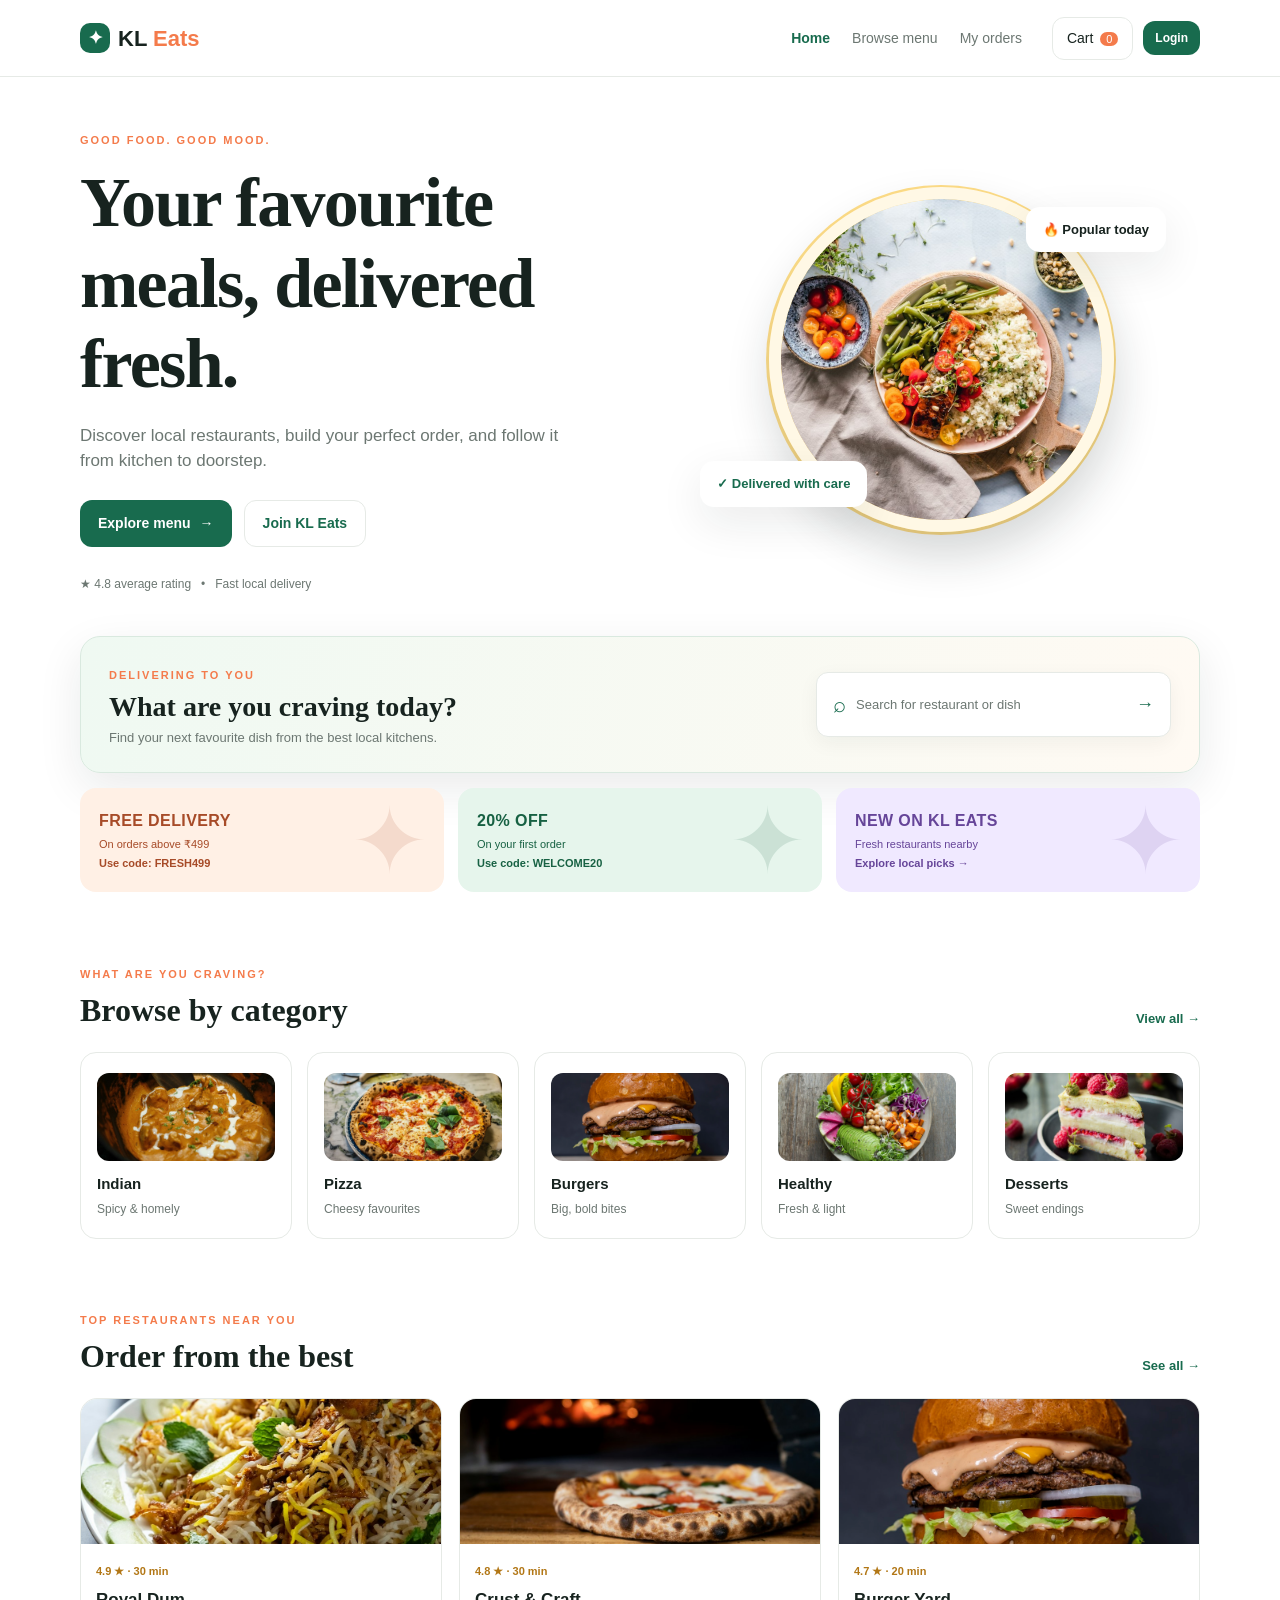
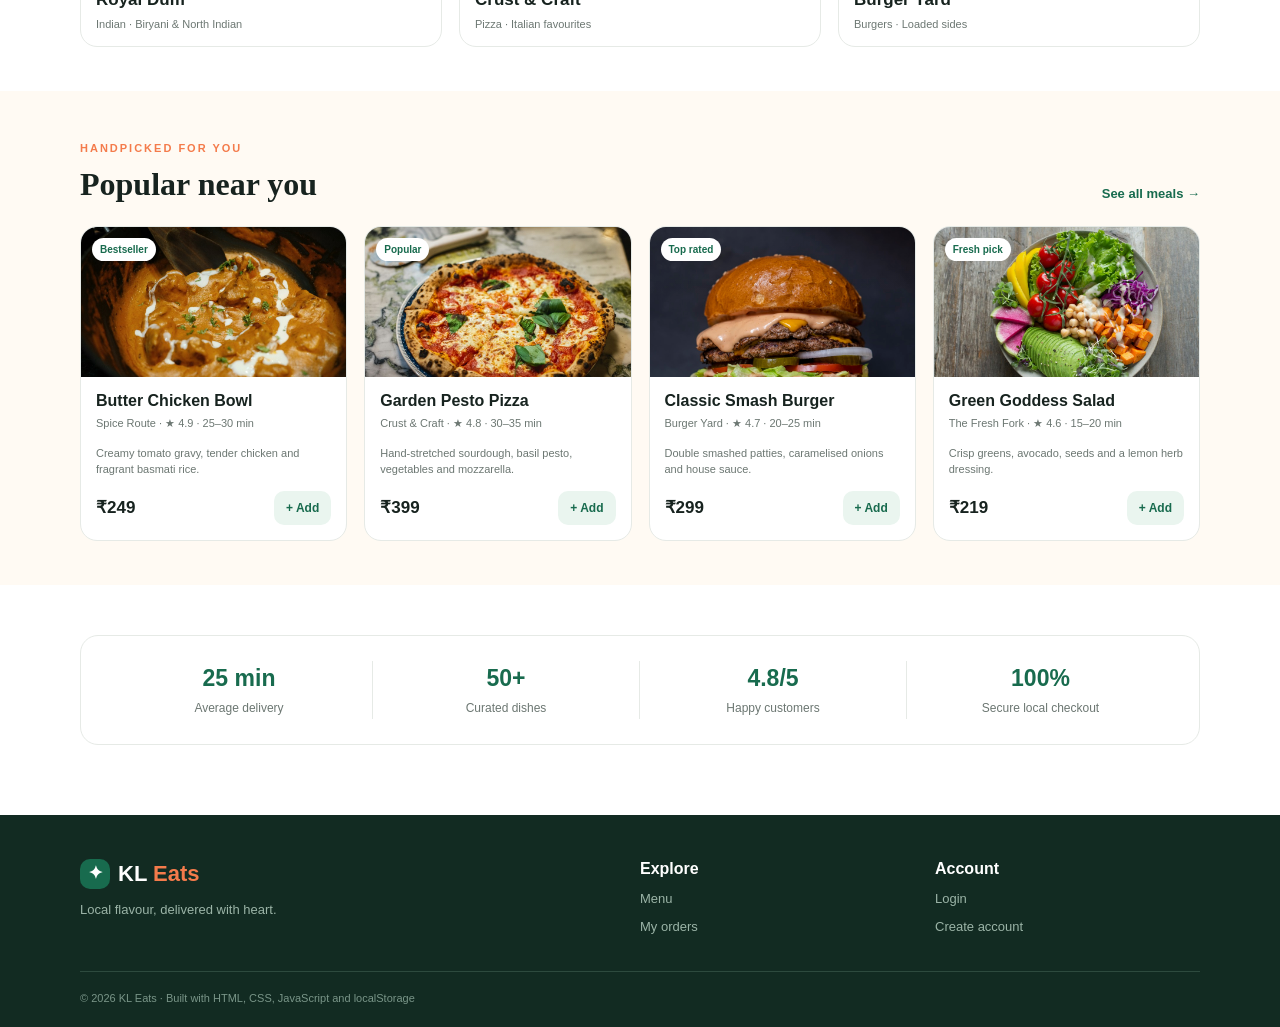
<file: index.html>
<!DOCTYPE html>
<html lang="en">
<head>
  <meta charset="UTF-8">
  <meta name="viewport" content="width=device-width, initial-scale=1.0">
  <title>KL Eats | Fresh food, delivered</title>
  <link rel="stylesheet" href="style.css">
</head>
<body data-page="home">
  <div id="siteHeader"></div>
  <main>
    <section class="hero container">
      <div class="hero-copy">
        <span class="eyebrow">GOOD FOOD. GOOD MOOD.</span>
        <h1>Your favourite meals, delivered fresh.</h1>
        <p>Discover local restaurants, build your perfect order, and follow it from kitchen to doorstep.</p>
        <div class="hero-actions">
          <a class="btn btn-primary" href="menu.html">Explore menu <span>→</span></a>
          <a class="btn btn-light" href="register.html">Join KL Eats</a>
        </div>
        <div class="trust-row"><span>★ 4.8 average rating</span><span>•</span><span>Fast local delivery</span></div>
      </div>
      <div class="hero-art" aria-label="Fresh food delivery">
        <div class="hero-circle"></div>
        <div class="hero-photo"><img src="images/food/hero-food.jpg" alt="Fresh colourful salad bowl" fetchpriority="high"></div>
        <div class="hero-card hero-card-top">🔥 Popular today</div>
        <div class="hero-card hero-card-bottom">✓ Delivered with care</div>
      </div>
    </section>

    <section class="container discover-section">
      <div class="discover-card">
        <div><span class="eyebrow">DELIVERING TO YOU</span><h2>What are you craving today?</h2><p>Find your next favourite dish from the best local kitchens.</p></div>
        <a class="home-search" href="menu.html"><span>⌕</span><span>Search for restaurant or dish</span><strong>→</strong></a>
      </div>
      <div class="offer-strip" aria-label="Food delivery offers">
        <div class="offer-card offer-orange"><strong>FREE DELIVERY</strong><span>On orders above ₹499</span><b>Use code: FRESH499</b></div>
        <div class="offer-card offer-green"><strong>20% OFF</strong><span>On your first order</span><b>Use code: WELCOME20</b></div>
        <div class="offer-card offer-purple"><strong>NEW ON KL EATS</strong><span>Fresh restaurants nearby</span><b>Explore local picks →</b></div>
      </div>
    </section>

    <section class="container section-block">
      <div class="section-heading"><div><span class="eyebrow">WHAT ARE YOU CRAVING?</span><h2>Browse by category</h2></div><a href="menu.html" class="text-link">View all →</a></div>
      <div class="category-grid">
        <a class="category-card" href="menu.html?category=Indian"><span class="category-image"><img src="images/food/food-butter-chicken.jpg" alt="Indian curry"></span><strong>Indian</strong><small>Spicy &amp; homely</small></a>
        <a class="category-card" href="menu.html?category=Pizza"><span class="category-image"><img src="images/food/food-pizza.jpg" alt="Pizza"></span><strong>Pizza</strong><small>Cheesy favourites</small></a>
        <a class="category-card" href="menu.html?category=Burgers"><span class="category-image"><img src="images/food/food-burger.jpg" alt="Burger"></span><strong>Burgers</strong><small>Big, bold bites</small></a>
        <a class="category-card" href="menu.html?category=Healthy"><span class="category-image"><img src="images/food/food-salad.jpg" alt="Healthy salad"></span><strong>Healthy</strong><small>Fresh &amp; light</small></a>
        <a class="category-card" href="menu.html?category=Desserts"><span class="category-image"><img src="images/food/food-cheesecake.jpg" alt="Cheesecake dessert"></span><strong>Desserts</strong><small>Sweet endings</small></a>
      </div>
    </section>

    <section class="container section-block restaurant-section">
      <div class="section-heading"><div><span class="eyebrow">TOP RESTAURANTS NEAR YOU</span><h2>Order from the best</h2></div><a href="menu.html" class="text-link">See all →</a></div>
      <div class="restaurant-grid">
        <a class="restaurant-hero-card" href="menu.html?category=Indian"><img src="images/food/food-biryani.jpg" alt="Royal Dum biryani"><div><span>4.9 ★ · 30 min</span><strong>Royal Dum</strong><small>Indian · Biryani &amp; North Indian</small></div></a>
        <a class="restaurant-hero-card" href="menu.html?category=Pizza"><img src="images/food/food-margherita.jpg" alt="Crust and Craft pizza"><div><span>4.8 ★ · 30 min</span><strong>Crust &amp; Craft</strong><small>Pizza · Italian favourites</small></div></a>
        <a class="restaurant-hero-card" href="menu.html?category=Burgers"><img src="images/food/food-burger.jpg" alt="Burger Yard burger"><div><span>4.7 ★ · 20 min</span><strong>Burger Yard</strong><small>Burgers · Loaded sides</small></div></a>
      </div>
    </section>

    <section class="container section-block soft-section">
      <div class="section-heading"><div><span class="eyebrow">HANDPICKED FOR YOU</span><h2>Popular near you</h2></div><a href="menu.html" class="text-link">See all meals →</a></div>
      <div id="featuredFood" class="food-grid"></div>
    </section>

    <section class="container stats-strip"><div><strong>25 min</strong><span>Average delivery</span></div><div><strong>50+</strong><span>Curated dishes</span></div><div><strong>4.8/5</strong><span>Happy customers</span></div><div><strong>100%</strong><span>Secure local checkout</span></div></section>
  </main>
  <footer class="footer"><div class="container footer-inner"><div><div class="brand brand-footer"><span class="brand-mark">✦</span><span>KL <em>Eats</em></span></div><p>Local flavour, delivered with heart.</p></div><div><strong>Explore</strong><a href="menu.html">Menu</a><a href="orders.html">My orders</a></div><div><strong>Account</strong><a href="login.html">Login</a><a href="register.html">Create account</a></div></div><div class="container footer-bottom">© 2026 KL Eats · Built with HTML, CSS, JavaScript and localStorage</div></footer>
  <script src="script.js"></script>
</body>
</html>
</file>
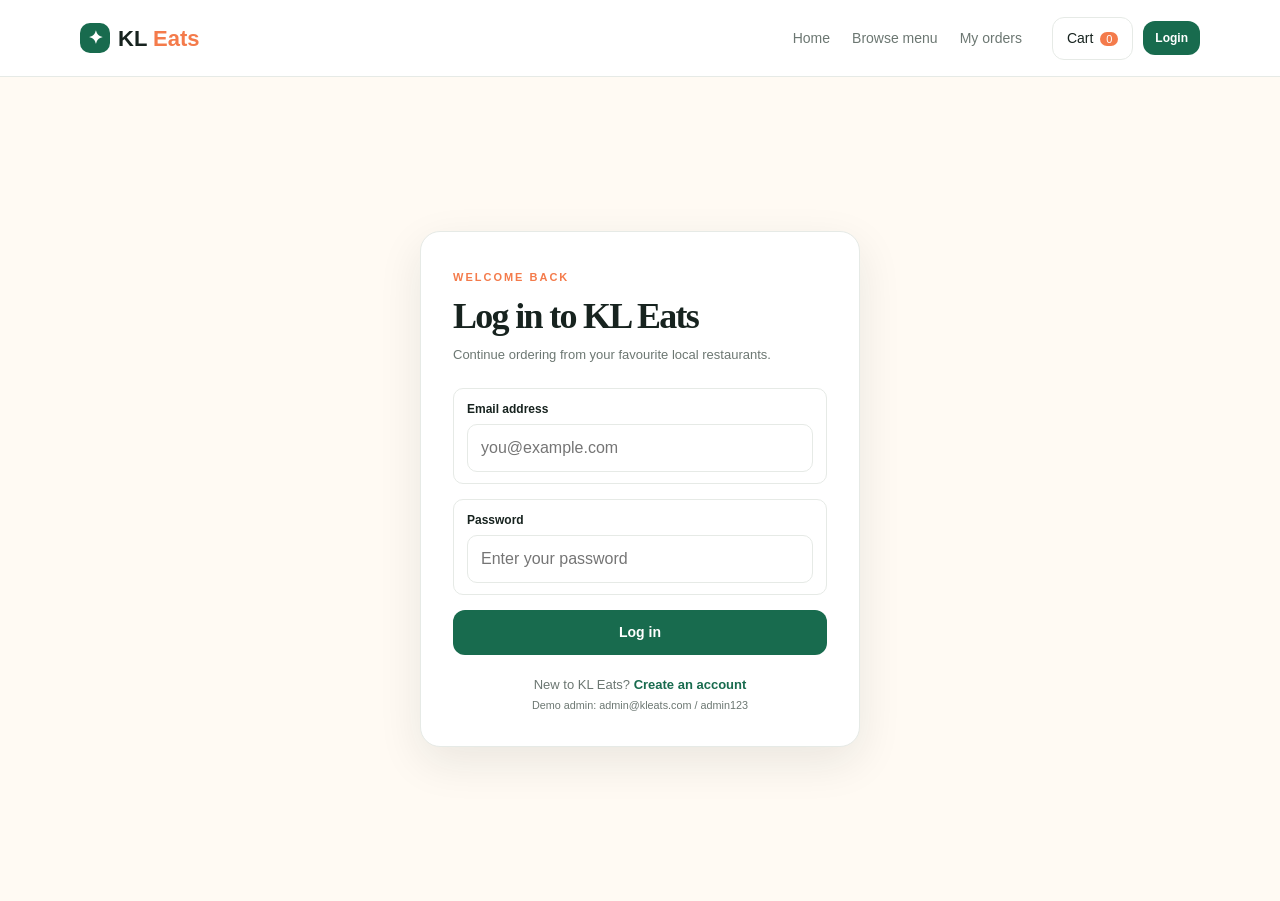
<file: admin.html>
<!DOCTYPE html>
<html lang="en"><head><meta charset="UTF-8"><meta name="viewport" content="width=device-width, initial-scale=1.0"><title>Admin dashboard | KL Eats</title><link rel="stylesheet" href="style.css"></head>
<body data-page="admin"><div id="siteHeader"></div><main class="admin-shell"><aside class="admin-side"><h3>KL Eats Admin</h3><a class="active" href="#overview">Overview</a><a href="#food-management">Food items</a><a href="#order-management">Orders</a><a href="#customers">Customers</a><a href="#categories">Categories</a><a href="index.html">← View customer site</a></aside><section class="admin-content"><span class="eyebrow">OPERATIONS CENTRE</span><h1>Admin dashboard</h1><p class="intro">Manage the KL Eats catalogue, customers, and the full order pipeline.</p><div id="overview" class="stat-cards"><div class="stat-card"><span>FOOD ITEMS</span><strong id="adminFoodCount">0</strong></div><div class="stat-card"><span>ORDERS</span><strong id="adminOrderCount">0</strong></div><div class="stat-card"><span>CUSTOMERS</span><strong id="adminCustomerCount">0</strong></div><div class="stat-card"><span>REVENUE</span><strong id="adminRevenue">₹0</strong></div></div><div class="notice">Demo admin account: <strong>admin@kleats.com</strong> · <strong>admin123</strong>. All changes are saved in this browser's localStorage.</div><div id="food-management" class="admin-grid"><section class="panel"><div class="panel-heading"><h2 id="foodFormTitle">Add food item</h2></div><form id="foodForm" class="form-stack"><input type="hidden" id="foodId"><div class="field"><label for="foodName">Food name</label><input id="foodName" required placeholder="e.g. Paneer Tikka"></div><div class="field"><label for="foodRestaurant">Restaurant</label><input id="foodRestaurant" required placeholder="e.g. Spice Route"></div><div class="field"><label for="foodCategory">Category</label><select id="foodCategory"><option>Indian</option><option>Pizza</option><option>Burgers</option><option>Healthy</option><option>Desserts</option><option>Beverages</option></select></div><div class="field"><label for="foodPrice">Price (₹)</label><input id="foodPrice" type="number" min="1" required></div><div class="field"><label for="foodEmoji">Food emoji</label><input id="foodEmoji" placeholder="🍽️"></div><div class="field"><label for="foodDescription">Description</label><textarea id="foodDescription" required></textarea></div><div><button class="btn btn-primary" type="submit">Save item</button> <button class="btn btn-light" type="button" id="cancelEdit" style="display:none">Cancel</button></div></form></section><section class="panel"><div class="panel-heading"><h2>Food catalogue</h2></div><div class="table-wrap"><table class="data-table"><thead><tr><th>Item</th><th>Restaurant</th><th>Category</th><th>Price</th><th>Actions</th></tr></thead><tbody id="foodTable"></tbody></table></div></section></div><section id="order-management" class="panel" style="margin-bottom:22px"><div class="panel-heading"><h2>Order management</h2></div><div class="table-wrap"><table class="data-table"><thead><tr><th>Order</th><th>Customer</th><th>Items</th><th>Total</th><th>Update status</th></tr></thead><tbody id="adminOrderTable"></tbody></table></div></section><div class="admin-grid"><section id="customers" class="panel"><div class="panel-heading"><h2>Customer details</h2></div><div class="table-wrap"><table class="data-table"><thead><tr><th>Name</th><th>Email</th><th>Mobile</th><th>Orders</th></tr></thead><tbody id="userTable"></tbody></table></div></section><section id="categories" class="panel"><div class="panel-heading"><h2>Food categories</h2></div><form id="categoryForm" style="display:flex;gap:8px;margin-bottom:15px"><input id="newCategory" placeholder="New category" required><button class="btn btn-primary btn-small">Add</button></form><div id="categoryManager" class="category-manager"></div></section></div></section></main><script src="script.js"></script></body></html>
</file>
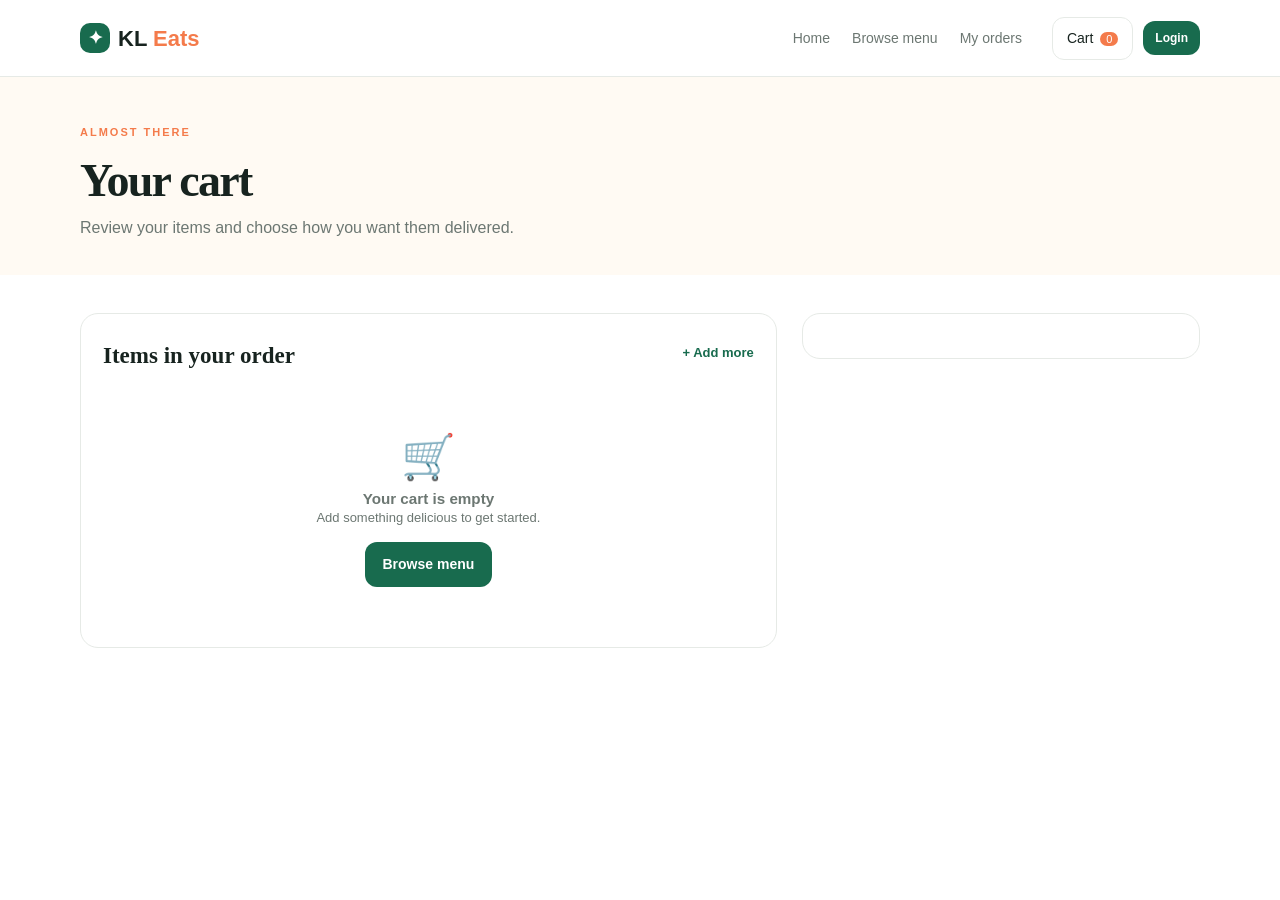
<file: cart.html>
<!DOCTYPE html>
<html lang="en"><head><meta charset="UTF-8"><meta name="viewport" content="width=device-width, initial-scale=1.0"><title>Your cart | KL Eats</title><link rel="stylesheet" href="style.css"></head>
<body data-page="cart"><div id="siteHeader"></div><main><section class="page-head"><div class="container"><span class="eyebrow">ALMOST THERE</span><h1>Your cart</h1><p>Review your items and choose how you want them delivered.</p></div></section><section class="container cart-layout"><div class="panel"><div class="panel-heading"><h2>Items in your order</h2><a href="menu.html" class="text-link">+ Add more</a></div><div id="cartItems"></div></div><aside id="cartSummary" class="panel summary"></aside></section></main><script src="script.js"></script></body></html>
</file>
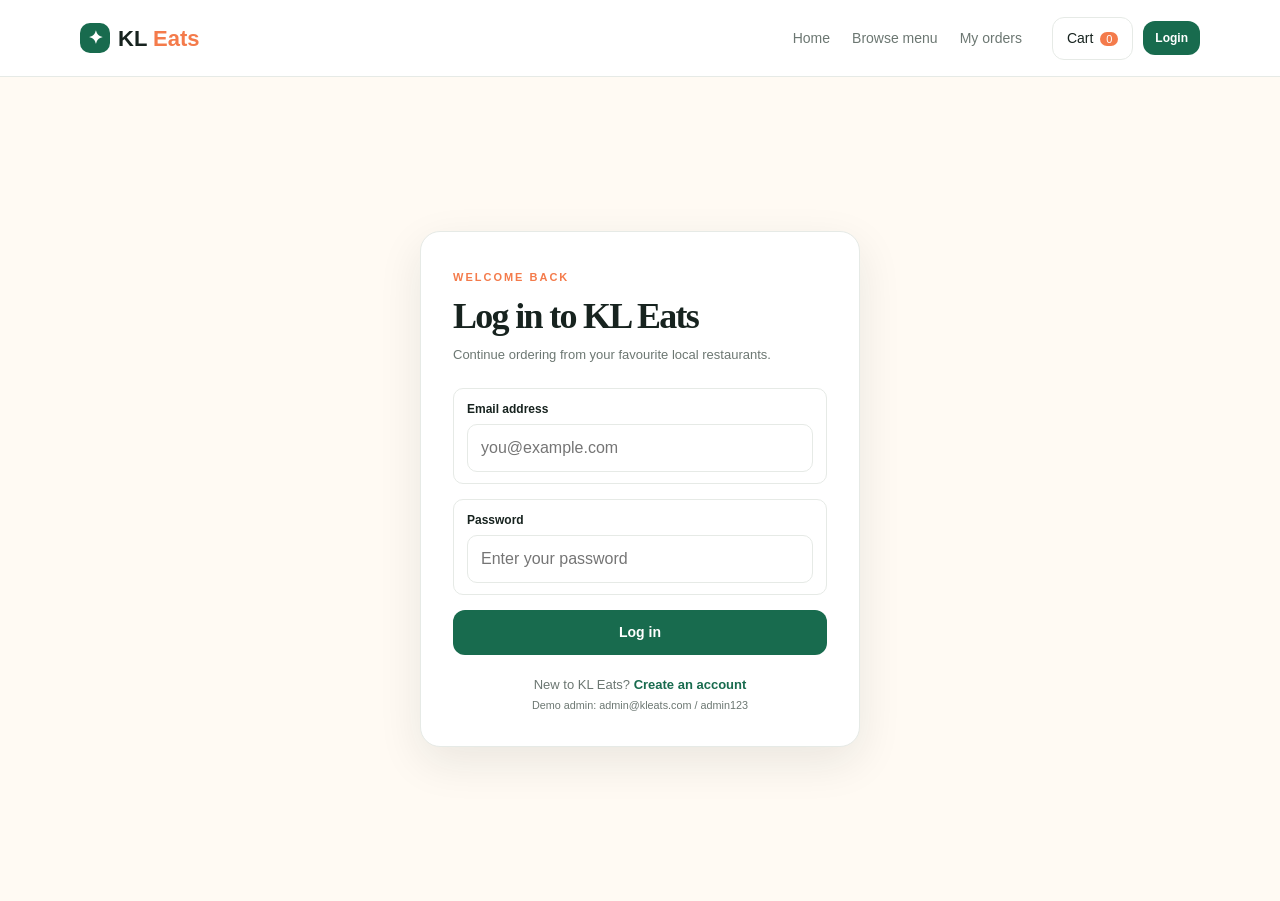
<file: login.html>
<!DOCTYPE html>
<html lang="en"><head><meta charset="UTF-8"><meta name="viewport" content="width=device-width, initial-scale=1.0"><title>Login | KL Eats</title><link rel="stylesheet" href="style.css"></head>
<body data-page="auth"><div id="siteHeader"></div><main class="auth-wrap"><section class="auth-card"><span class="eyebrow">WELCOME BACK</span><h1>Log in to KL Eats</h1><p>Continue ordering from your favourite local restaurants.</p><form id="loginForm" class="form-stack"><div id="formMessage" class="form-message"></div><div class="field"><label for="loginEmail">Email address</label><input id="loginEmail" type="email" placeholder="you@example.com" required></div><div class="field"><label for="loginPassword">Password</label><input id="loginPassword" type="password" placeholder="Enter your password" required></div><button class="btn btn-primary" type="submit">Log in</button></form><div class="auth-foot">New to KL Eats? <a href="register.html">Create an account</a><br><small>Demo admin: admin@kleats.com / admin123</small></div></section></main><script src="script.js"></script></body></html>
</file>
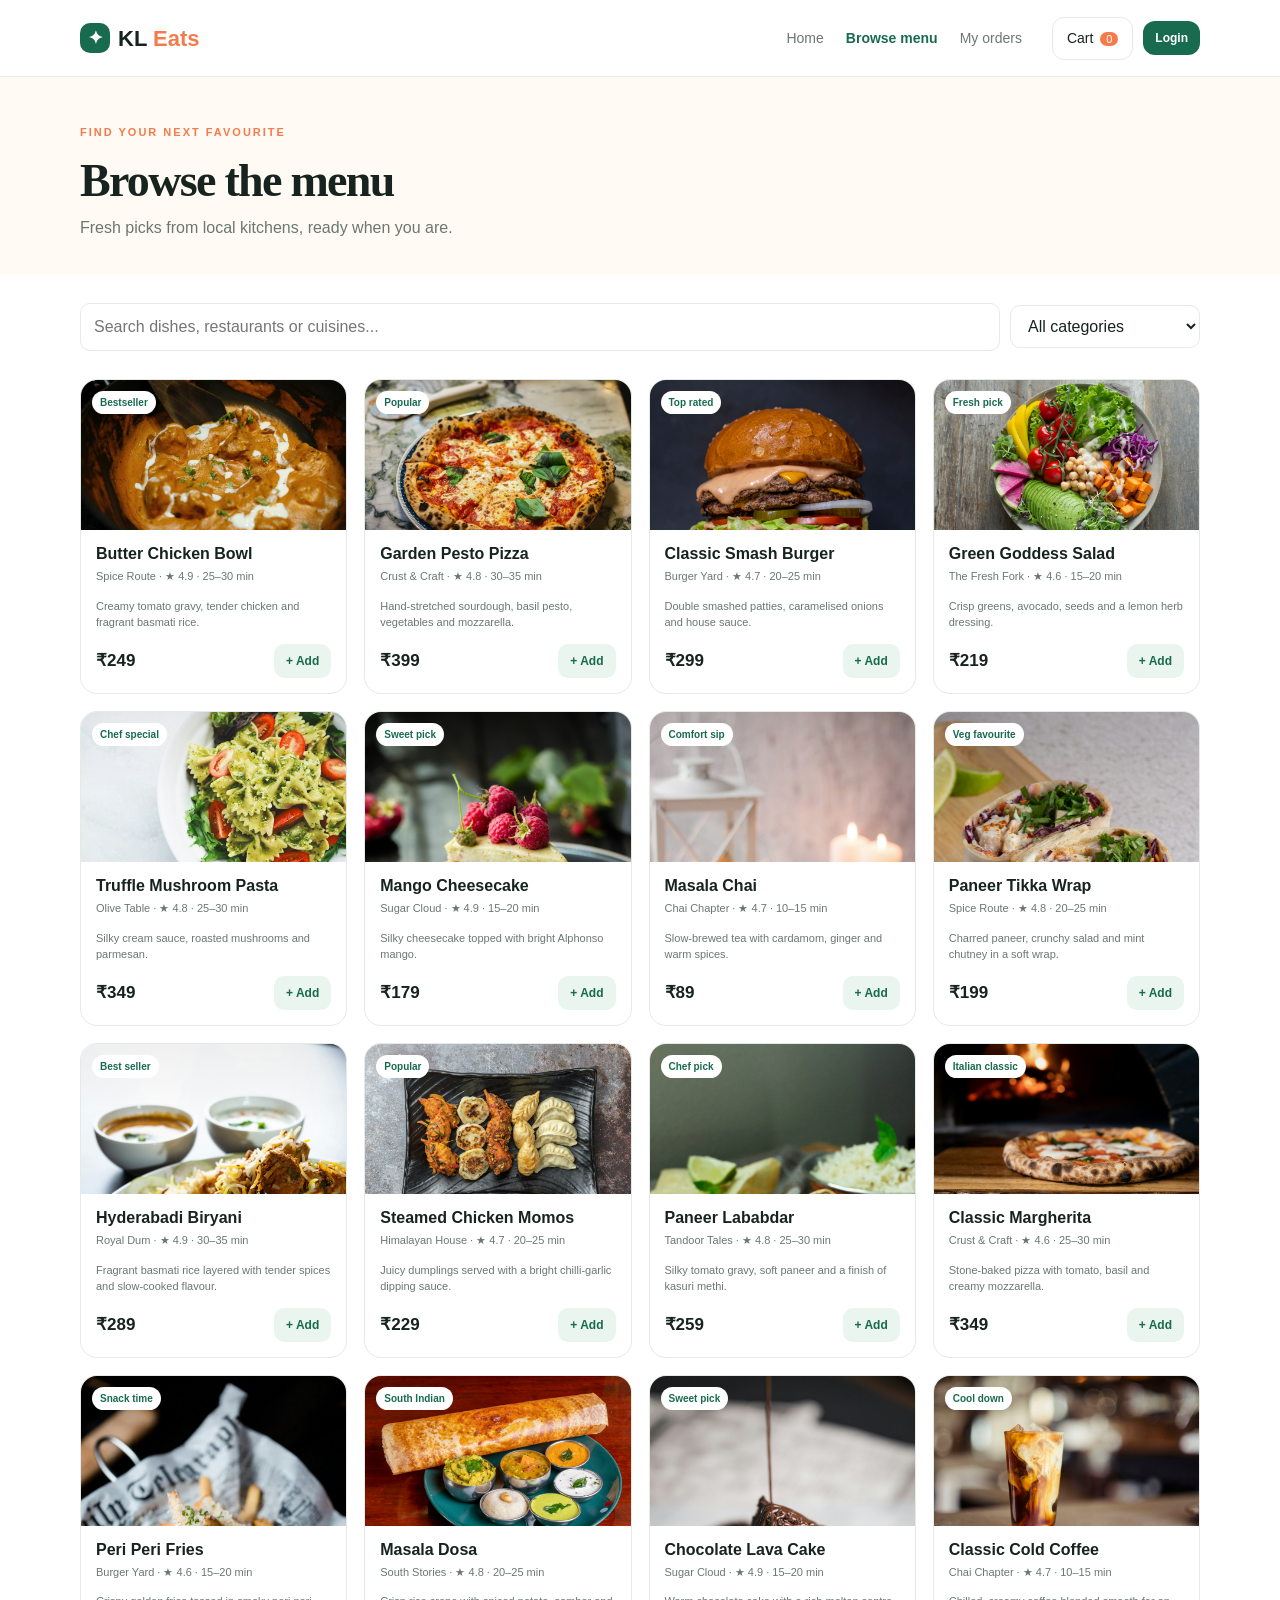
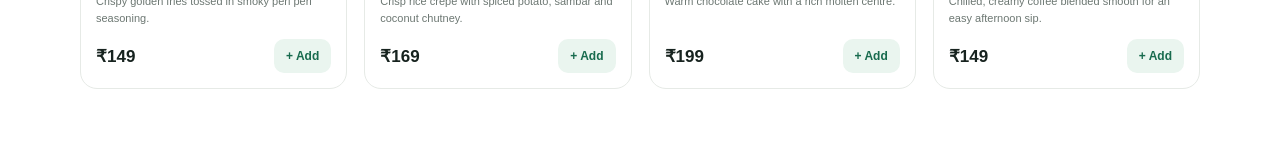
<file: menu.html>
<!DOCTYPE html>
<html lang="en"><head><meta charset="UTF-8"><meta name="viewport" content="width=device-width, initial-scale=1.0"><title>Browse menu | KL Eats</title><link rel="stylesheet" href="style.css"></head>
<body data-page="menu"><div id="siteHeader"></div><main><section class="page-head"><div class="container"><span class="eyebrow">FIND YOUR NEXT FAVOURITE</span><h1>Browse the menu</h1><p>Fresh picks from local kitchens, ready when you are.</p></div></section><section class="container"><div class="toolbar"><div class="search-box"><input id="menuSearch" type="search" placeholder="Search dishes, restaurants or cuisines..."></div><select id="categoryFilter" class="select-small"><option value="all">All categories</option></select></div><div id="menuGrid" class="food-grid" style="padding-bottom:70px"></div></section></main><script src="script.js"></script></body></html>
</file>
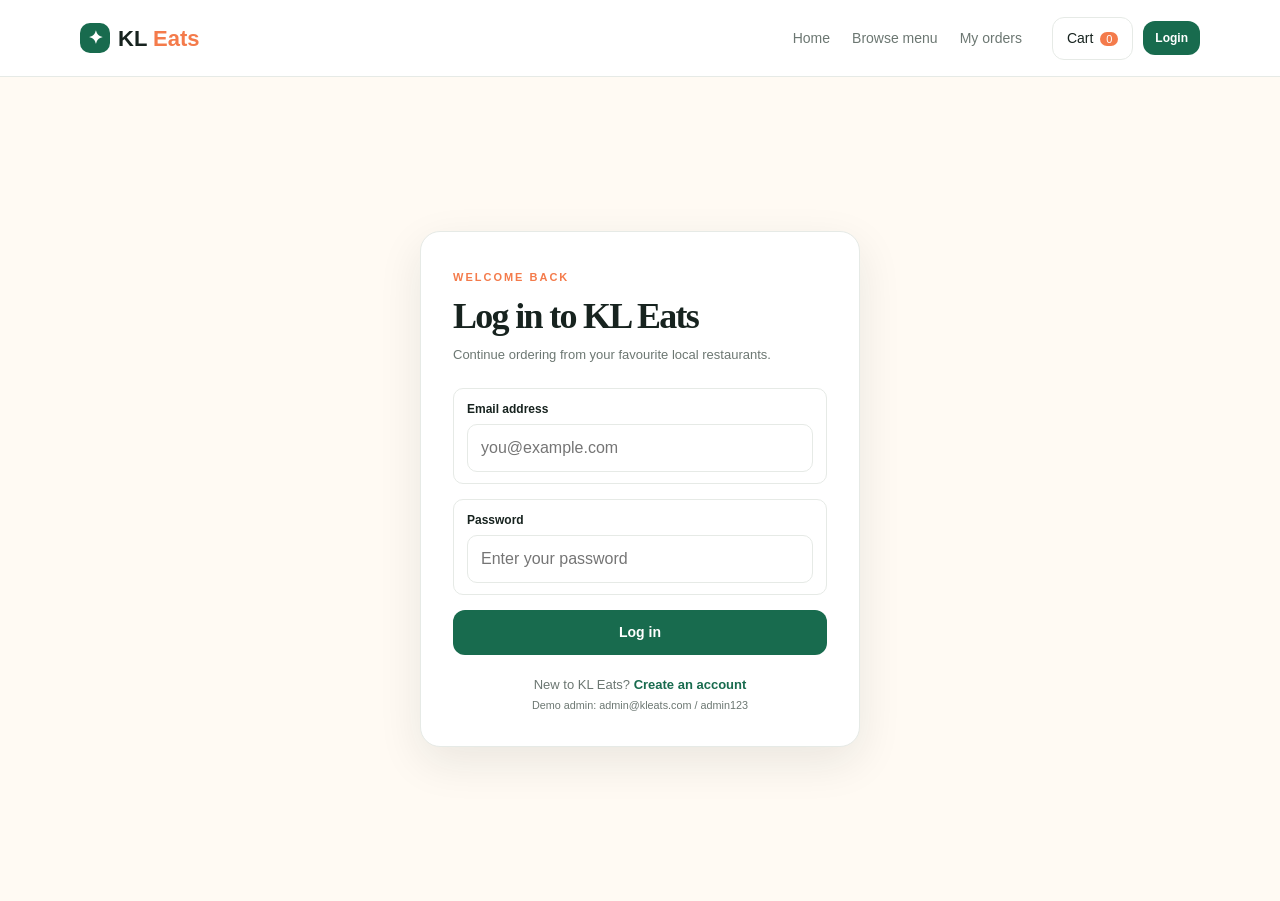
<file: orders.html>
<!DOCTYPE html>
<html lang="en"><head><meta charset="UTF-8"><meta name="viewport" content="width=device-width, initial-scale=1.0"><title>My orders | KL Eats</title><link rel="stylesheet" href="style.css"></head>
<body data-page="orders"><div id="siteHeader"></div><main><section class="page-head"><div class="container"><span class="eyebrow">YOUR FOOD JOURNEY</span><h1>My orders</h1><p>Track active deliveries and revisit everything you have ordered.</p></div></section><section class="container" style="padding:35px 0 70px"><div id="ordersList"></div></section></main><script src="script.js"></script></body></html>
</file>
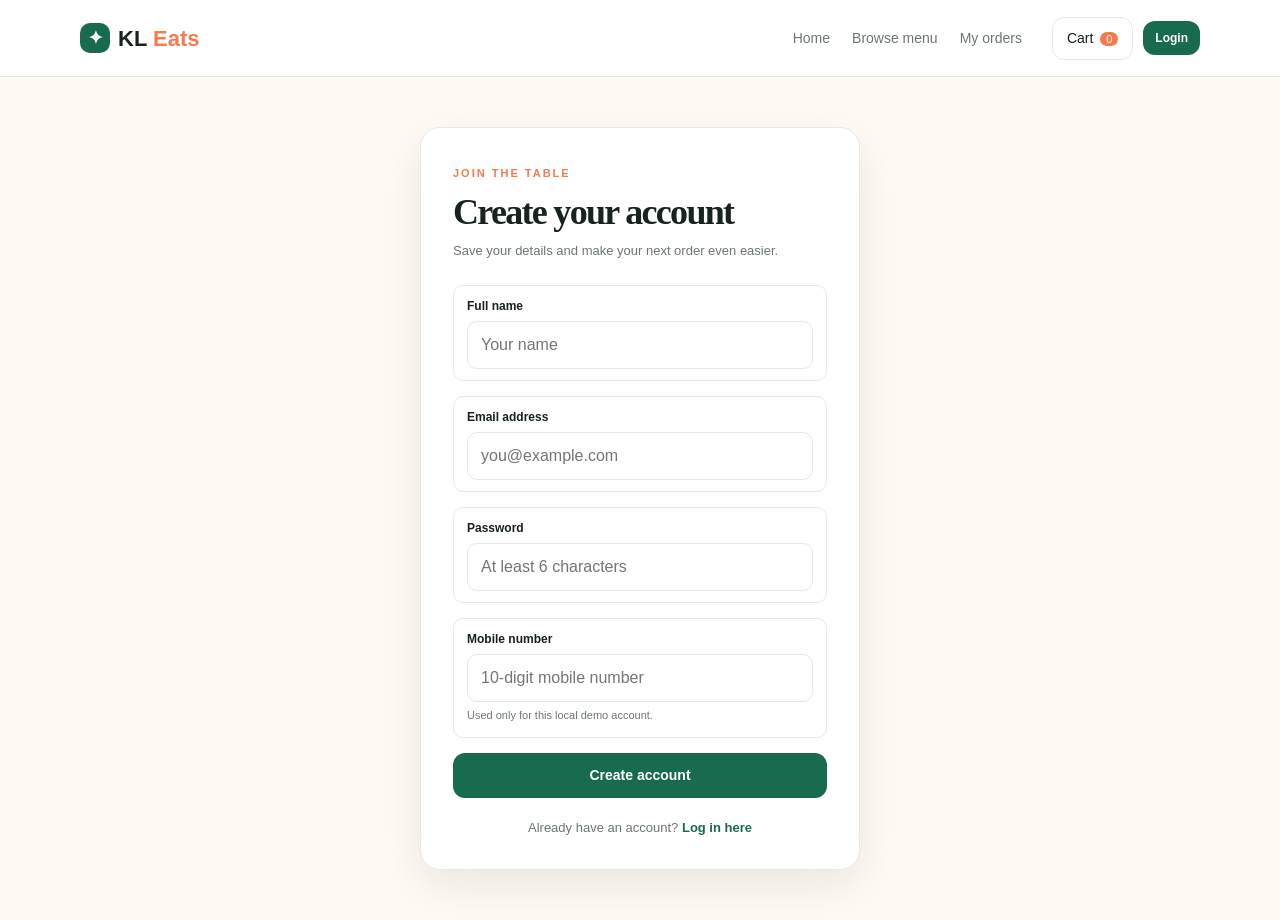
<file: register.html>
<!DOCTYPE html>
<html lang="en"><head><meta charset="UTF-8"><meta name="viewport" content="width=device-width, initial-scale=1.0"><title>Create account | KL Eats</title><link rel="stylesheet" href="style.css"></head>
<body data-page="auth"><div id="siteHeader"></div><main class="auth-wrap"><section class="auth-card"><span class="eyebrow">JOIN THE TABLE</span><h1>Create your account</h1><p>Save your details and make your next order even easier.</p><form id="registerForm" class="form-stack"><div id="formMessage" class="form-message"></div><div class="field"><label for="name">Full name</label><input id="name" type="text" placeholder="Your name" required></div><div class="field"><label for="email">Email address</label><input id="email" type="email" placeholder="you@example.com" required></div><div class="field"><label for="password">Password</label><input id="password" type="password" minlength="6" placeholder="At least 6 characters" required></div><div class="field"><label for="mobile">Mobile number</label><input id="mobile" type="tel" pattern="[0-9]{10}" placeholder="10-digit mobile number" required><small>Used only for this local demo account.</small></div><button class="btn btn-primary" type="submit">Create account</button></form><div class="auth-foot">Already have an account? <a href="login.html">Log in here</a></div></section></main><script src="script.js"></script></body></html>
</file>
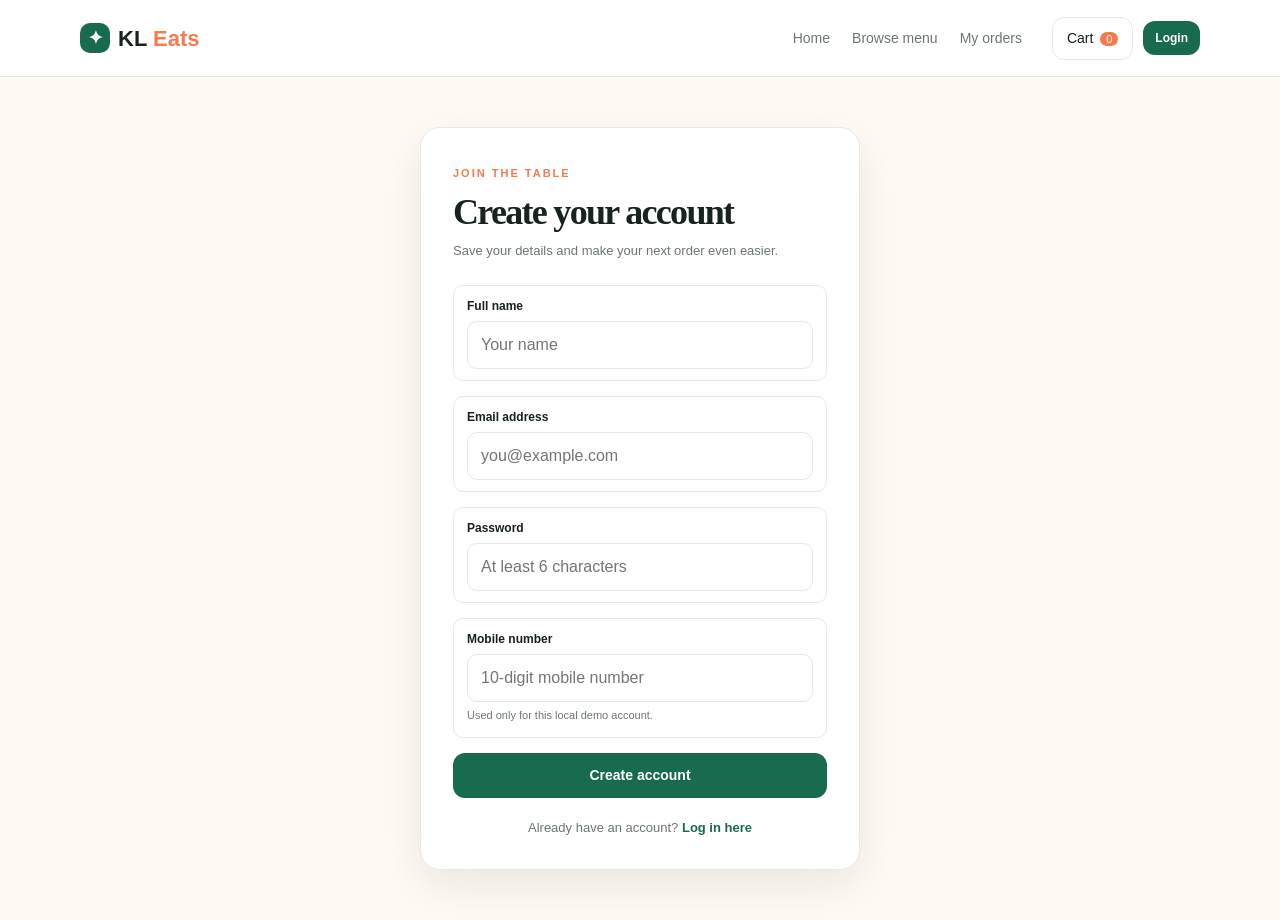
<file: signup.html>
<!DOCTYPE html>
<html lang="en"><head><meta charset="UTF-8"><meta name="viewport" content="width=device-width, initial-scale=1.0"><meta http-equiv="refresh" content="0; url=register.html"><title>Sign up | KL Eats</title></head><body><p>Opening signup… <a href="register.html">Continue</a></p></body></html>
</file>
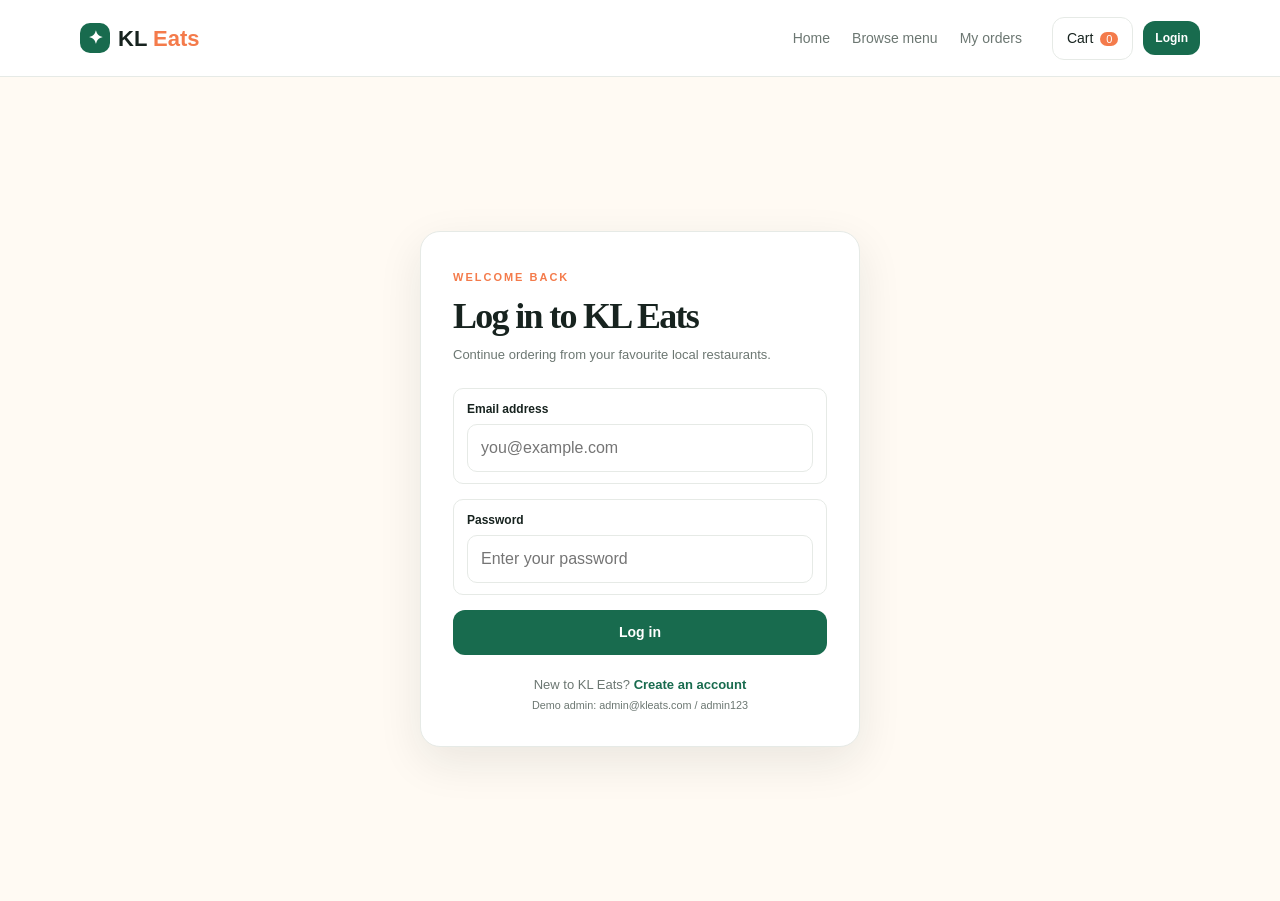
<file: user.html>
<!DOCTYPE html>
<html lang="en"><head><meta charset="UTF-8"><meta name="viewport" content="width=device-width, initial-scale=1.0"><title>Dashboard | KL Eats</title><link rel="stylesheet" href="style.css"></head>
<body data-page="dashboard"><div id="siteHeader"></div><main class="container dashboard"><section class="welcome-card"><div><span class="eyebrow" style="color:#a9dfbf">YOUR KL EATS DASHBOARD</span><h1>Good to see you, <span id="welcomeName">there</span>.</h1><p>What are you hungry for today?</p><a class="btn btn-light" href="menu.html" style="margin-top:20px">Browse menu →</a></div></section><section class="dashboard-grid"><div class="panel"><div class="panel-heading"><h2>Quick order again</h2><a href="menu.html" class="text-link">View menu</a></div><div id="dashboardFood" class="food-grid"></div></div><div class="panel"><div class="panel-heading"><h2>Recent orders</h2><a href="orders.html" class="text-link">View all</a></div><div id="recentOrders"></div></div></section><section class="panel" style="margin-top:25px"><div class="panel-heading"><h2>Popular restaurants</h2></div><div class="restaurant-list"><div class="restaurant-card"><span>🌶️</span><strong>Spice Route</strong><small>Indian · 25–30 min · ★ 4.9</small></div><div class="restaurant-card"><span>🍕</span><strong>Crust &amp; Craft</strong><small>Pizza · 30–35 min · ★ 4.8</small></div><div class="restaurant-card"><span>🥬</span><strong>The Fresh Fork</strong><small>Healthy · 15–20 min · ★ 4.6</small></div></div></section></main><script src="script.js"></script></body></html>
</file>
<file: style.css>
:root{--ink:#17231f;--muted:#6c7772;--green:#186b4e;--green-dark:#0f4d39;--mint:#eaf5ef;--cream:#fffaf3;--orange:#f47b4b;--yellow:#ffd66b;--line:#e6eae6;--shadow:0 15px 45px rgba(23,35,31,.09)}
.toast{position:fixed;right:20px;bottom:20px;z-index:50;background:var(--green);color:#fff;padding:13px 17px;border-radius:11px;box-shadow:var(--shadow);font-size:13px;animation:toastIn .2s ease}.toast.error{background:#a13e30}.toast.hide{opacity:0;transform:translateY(8px);transition:.25s}@keyframes toastIn{from{opacity:0;transform:translateY(8px)}to{opacity:1;transform:none}}
*{box-sizing:border-box;margin:0;padding:0}body{font-family:'DM Sans',Arial,sans-serif;color:var(--ink);background:#fff;line-height:1.5}a{text-decoration:none;color:inherit}button,input,select,textarea{font:inherit}button{cursor:pointer;border:0}.container{width:min(1120px,calc(100% - 40px));margin:0 auto}.site-header{border-bottom:1px solid var(--line);background:rgba(255,255,255,.96);position:sticky;top:0;z-index:20;backdrop-filter:blur(12px)}.nav{height:76px;display:flex;align-items:center;gap:26px}.brand{font-size:22px;font-weight:700;display:flex;align-items:center;gap:8px;white-space:nowrap}.brand em{font-style:normal;color:var(--orange)}.brand-mark{display:grid;place-items:center;width:30px;height:30px;background:var(--green);color:#fff;border-radius:10px;font-size:18px}.main-nav{display:flex;align-items:center;gap:22px;margin-left:auto;color:var(--muted);font-size:14px}.main-nav a:hover,.main-nav a.active{color:var(--green);font-weight:700}.header-actions{display:flex;align-items:center;gap:10px;margin-left:4px}.cart-link{border:1px solid var(--line);padding:10px 14px;border-radius:12px;font-size:14px;background:#fff}.cart-count{background:var(--orange);color:#fff;border-radius:99px;padding:1px 6px;font-size:11px;margin-left:3px}.user-pill{font-size:13px;color:var(--green);background:var(--mint);padding:10px 12px;border-radius:12px}.mobile-menu{display:none;background:transparent;font-size:24px}.btn{display:inline-flex;align-items:center;justify-content:center;gap:9px;border-radius:12px;padding:12px 18px;font-weight:700;font-size:14px;transition:.2s ease}.btn:hover{transform:translateY(-2px);box-shadow:0 8px 18px rgba(23,35,31,.1)}.btn-primary{color:#fff;background:var(--green)}.btn-primary:hover{background:var(--green-dark)}.btn-light{background:#fff;border:1px solid var(--line);color:var(--green)}.btn-small{padding:8px 12px;font-size:12px}.btn-danger{background:#fff0ed;color:#b94a38}.hero{min-height:490px;display:grid;grid-template-columns:1.05fr .95fr;align-items:center;gap:30px;padding-top:50px;padding-bottom:35px}.eyebrow{font-size:11px;letter-spacing:2px;font-weight:700;color:var(--orange)}h1,h2,h3{line-height:1.15}h1{font-family:'Playfair Display',Georgia,serif;font-size:clamp(42px,6vw,70px);max-width:650px;letter-spacing:-1.7px;margin:12px 0 18px}h2{font-family:'Playfair Display',Georgia,serif;font-size:32px;margin-top:7px}.hero-copy>p{font-size:17px;color:var(--muted);max-width:515px}.hero-actions{display:flex;gap:12px;margin-top:26px}.trust-row{display:flex;gap:10px;color:var(--muted);font-size:12px;margin-top:28px}.hero-art{height:390px;position:relative;display:grid;place-items:center}.hero-circle{position:absolute;width:350px;height:350px;border-radius:50%;background:var(--yellow);opacity:.8}.hero-photo{position:relative;z-index:1;width:345px;height:345px;border-radius:50%;overflow:hidden;border:12px solid rgba(255,255,255,.78);box-shadow:0 24px 45px rgba(23,35,31,.18);transform:rotate(-6deg)}.hero-photo img{width:100%;height:100%;object-fit:cover;display:block}.food-bowl{position:relative;z-index:1;font-size:175px;filter:drop-shadow(0 18px 18px rgba(0,0,0,.13));transform:rotate(-8deg)}.hero-card{position:absolute;z-index:2;background:#fff;padding:13px 17px;border-radius:14px;box-shadow:var(--shadow);font-size:13px;font-weight:700}.hero-card-top{top:42px;right:34px}.hero-card-bottom{bottom:48px;left:18px;color:var(--green)}.section-block{padding:44px 0}.discover-section{padding:8px 0 25px}.discover-card{display:flex;align-items:center;justify-content:space-between;gap:24px;padding:25px 28px;border:1px solid #d9e9df;border-radius:20px;background:linear-gradient(105deg,#eff9f2,#fffaf3);box-shadow:var(--shadow)}.discover-card h2{font-size:28px;margin:5px 0 5px}.discover-card p{color:var(--muted);font-size:13px}.home-search{min-width:355px;display:flex;align-items:center;gap:10px;background:#fff;border:1px solid var(--line);border-radius:12px;padding:15px 16px;color:var(--muted);font-size:13px;box-shadow:0 6px 20px rgba(23,35,31,.05)}.home-search span:first-child{color:var(--green);font-size:22px}.home-search strong{margin-left:auto;color:var(--green);font-size:18px}.offer-strip{display:grid;grid-template-columns:repeat(3,1fr);gap:14px;margin-top:15px}.offer-card{min-height:104px;border-radius:16px;padding:17px 19px;display:flex;flex-direction:column;justify-content:center;overflow:hidden;position:relative}.offer-card:after{content:'✦';position:absolute;right:16px;top:-16px;font-size:92px;opacity:.13}.offer-card strong{font-size:16px;letter-spacing:.4px}.offer-card span,.offer-card b{font-size:11px;margin-top:3px}.offer-card b{font-weight:700}.offer-orange{background:#fff0e5;color:#a74b28}.offer-green{background:#e6f5ec;color:#176143}.offer-purple{background:#f0e9ff;color:#664599}.restaurant-section{padding-top:24px}.restaurant-grid{display:grid;grid-template-columns:repeat(3,1fr);gap:17px}.restaurant-hero-card{border:1px solid var(--line);border-radius:17px;overflow:hidden;background:#fff;transition:.2s}.restaurant-hero-card:hover{transform:translateY(-4px);box-shadow:var(--shadow)}.restaurant-hero-card img{width:100%;height:145px;object-fit:cover;display:block}.restaurant-hero-card div{padding:14px 15px}.restaurant-hero-card span{color:#b27716;font-size:11px;font-weight:700}.restaurant-hero-card strong{display:block;font-size:17px;margin-top:5px}.restaurant-hero-card small{display:block;color:var(--muted);font-size:11px;margin-top:3px}.soft-section{max-width:none;width:100%;padding-left:max(20px,calc((100% - 1120px)/2));padding-right:max(20px,calc((100% - 1120px)/2));background:var(--cream)}.section-heading{display:flex;align-items:end;justify-content:space-between;margin-bottom:23px}.text-link{color:var(--green);font-weight:700;font-size:13px}.category-grid{display:grid;grid-template-columns:repeat(5,1fr);gap:15px}.category-card{border:1px solid var(--line);border-radius:16px;padding:20px 16px;background:#fff;display:flex;flex-direction:column;gap:5px;transition:.2s}.category-card:hover{transform:translateY(-4px);box-shadow:var(--shadow);border-color:#c9e2d6}.category-card span{font-size:38px;margin-bottom:7px}.category-card .category-image{height:88px;border-radius:12px;overflow:hidden;display:block;background:var(--mint)}.category-image img{width:100%;height:100%;object-fit:cover;display:block;transition:transform .35s ease}.category-card:hover .category-image img{transform:scale(1.08)}.category-card strong{font-size:15px}.category-card small{color:var(--muted);font-size:12px}.food-grid{display:grid;grid-template-columns:repeat(4,1fr);gap:17px}.food-card{background:#fff;border:1px solid var(--line);border-radius:17px;overflow:hidden;transition:.2s;display:flex;flex-direction:column}.food-card:hover{transform:translateY(-4px);box-shadow:var(--shadow)}.food-image{height:150px;background:linear-gradient(135deg,#ffe7c8,#f7bd83);display:grid;place-items:center;font-size:74px;position:relative;overflow:hidden}.food-image img{width:100%;height:100%;object-fit:cover;display:block;transition:transform .35s ease}.food-card:hover .food-image img{transform:scale(1.06)}.food-fallback{font-size:74px}.food-image.green-bg{background:linear-gradient(135deg,#d8f0e0,#94ceb0)}.food-image.pink-bg{background:linear-gradient(135deg,#ffe0dd,#ffafa1)}.food-image.purple-bg{background:linear-gradient(135deg,#eee0ff,#cbb2ec)}.food-image:after{content:'';position:absolute;inset:0;background:linear-gradient(180deg,rgba(0,0,0,.06),transparent 55%);pointer-events:none}.food-badge{position:absolute;z-index:1;top:11px;left:11px;background:#fff;padding:4px 8px;border-radius:99px;color:var(--green);font-size:10px;font-weight:700}.food-info{padding:15px;display:flex;flex-direction:column;flex:1}.food-info h3{font-size:16px;margin-bottom:5px}.food-meta{font-size:11px;color:var(--muted);margin-bottom:13px}.food-bottom{display:flex;justify-content:space-between;align-items:center;margin-top:auto}.food-price{font-size:17px;font-weight:700}.add-btn{background:var(--mint);color:var(--green);padding:8px 12px;border-radius:10px;font-weight:700;font-size:12px}.add-btn:hover{background:var(--green);color:#fff}.stats-strip{display:grid;grid-template-columns:repeat(4,1fr);border:1px solid var(--line);border-radius:18px;margin-top:50px;margin-bottom:70px;padding:25px}.stats-strip div{text-align:center;border-right:1px solid var(--line)}.stats-strip div:last-child{border:0}.stats-strip strong{display:block;font-size:23px;color:var(--green)}.stats-strip span{font-size:12px;color:var(--muted)}.footer{background:#122b22;color:#dbe9e0;padding:42px 0 20px}.footer-inner{display:grid;grid-template-columns:2fr 1fr 1fr;gap:30px}.brand-footer{color:#fff;margin-bottom:10px}.footer p,.footer a{color:#9bb4a7;font-size:13px;display:block;margin-top:8px}.footer strong{color:#fff;display:block;margin-bottom:8px}.footer-bottom{border-top:1px solid #2d4a3e;margin-top:35px;padding-top:18px;color:#799588;font-size:11px}.page-head{background:var(--cream);padding:42px 0 35px}.page-head h1{font-size:46px;margin-bottom:8px}.page-head p{color:var(--muted)}.toolbar{display:flex;gap:10px;align-items:center;margin:28px 0}.search-box{flex:1;position:relative}.search-box input,.field,input,select,textarea{width:100%;border:1px solid var(--line);border-radius:10px;padding:11px 13px;color:var(--ink);background:#fff;outline:none}.search-box input:focus,.field input:focus,.field select:focus,.field textarea:focus{border-color:#82bda2;box-shadow:0 0 0 3px #e7f4ed}.select-small{max-width:190px}.auth-wrap{min-height:calc(100vh - 76px);display:grid;place-items:center;padding:50px 20px;background:var(--cream)}.auth-card{width:min(440px,100%);background:#fff;border:1px solid var(--line);border-radius:20px;padding:32px;box-shadow:var(--shadow)}.auth-card h1{font-size:36px;margin:8px 0}.auth-card>p{color:var(--muted);font-size:13px;margin-bottom:24px}.form-stack{display:grid;gap:15px}.field label{display:block;font-size:12px;font-weight:700;margin-bottom:6px}.field small{font-size:11px;color:var(--muted)}.form-message{padding:10px 12px;border-radius:9px;font-size:12px;display:none}.form-message.error{display:block;background:#fff0ed;color:#a13e30}.form-message.success{display:block;background:#e8f6ed;color:#236e46}.auth-foot{text-align:center;color:var(--muted);font-size:13px;margin-top:20px}.auth-foot a{color:var(--green);font-weight:700}.dashboard{padding:35px 0 70px}.welcome-card{background:var(--green);color:#fff;border-radius:20px;padding:30px;display:flex;align-items:center;justify-content:space-between;gap:20px;margin-bottom:30px;overflow:hidden;position:relative}.welcome-card:after{content:'✦';font-size:180px;position:absolute;right:40px;top:-65px;color:rgba(255,255,255,.09)}.welcome-card h1{font-size:38px;margin:6px 0}.welcome-card p{color:#d2e7dc}.dashboard-grid{display:grid;grid-template-columns:1fr 1fr;gap:25px}.panel{border:1px solid var(--line);border-radius:18px;padding:22px;background:#fff}.panel-heading{display:flex;justify-content:space-between;align-items:center;margin-bottom:17px}.panel-heading h2{font-size:23px}.restaurant-list{display:grid;grid-template-columns:repeat(3,1fr);gap:12px}.restaurant-card{padding:16px;border:1px solid var(--line);border-radius:14px}.restaurant-card>span{font-size:30px}.restaurant-card strong{display:block;margin-top:7px;font-size:14px}.restaurant-card small{font-size:11px;color:var(--muted)}.order-row{display:flex;justify-content:space-between;gap:12px;padding:13px 0;border-bottom:1px solid var(--line);font-size:13px}.order-row:last-child{border-bottom:0}.order-item-label{display:flex;align-items:center;gap:10px}.order-item-label img{width:42px;height:42px;border-radius:9px;object-fit:cover;display:block}.status{font-size:10px;font-weight:700;border-radius:99px;padding:5px 8px;background:#fff3d8;color:#96701d;white-space:nowrap}.status.completed{background:#e8f6ed;color:#236e46}.status.cancelled{background:#fff0ed;color:#a13e30}.empty-state{text-align:center;padding:38px 15px;color:var(--muted);font-size:13px}.cart-layout{display:grid;grid-template-columns:1.4fr .8fr;gap:25px;padding:38px 0 70px}.cart-item{display:flex;gap:16px;align-items:center;padding:17px 0;border-bottom:1px solid var(--line)}.cart-item:first-child{padding-top:0}.cart-emoji{width:72px;height:72px;border-radius:13px;background:var(--mint);display:grid;place-items:center;font-size:37px;overflow:hidden}.cart-emoji img{width:100%;height:100%;object-fit:cover;display:block}.cart-item-info{flex:1}.cart-item-info strong{display:block}.cart-item-info small{color:var(--muted);font-size:12px}.qty-control{display:flex;align-items:center;gap:10px;border:1px solid var(--line);border-radius:9px;padding:5px 8px}.qty-control button{background:transparent;color:var(--green);font-weight:700}.summary{height:max-content;position:sticky;top:100px}.summary h2{font-size:23px;margin-bottom:20px}.summary-line{display:flex;justify-content:space-between;font-size:13px;margin:12px 0;color:var(--muted)}.summary-total{border-top:1px solid var(--line);padding-top:15px;margin-top:17px;color:var(--ink);font-size:17px;font-weight:700}.checkout-form{margin-top:25px;display:grid;gap:13px}.timeline{display:flex;justify-content:space-between;gap:5px;position:relative;margin:25px 0 10px}.timeline:before{content:'';position:absolute;top:12px;left:4%;right:4%;height:2px;background:var(--line)}.timeline-step{position:relative;z-index:1;text-align:center;font-size:10px;color:var(--muted);width:20%}.timeline-dot{width:25px;height:25px;background:#fff;border:2px solid var(--line);border-radius:50%;margin:0 auto 7px;display:grid;place-items:center}.timeline-step.active{color:var(--green);font-weight:700}.timeline-step.active .timeline-dot{background:var(--green);border-color:var(--green);color:#fff}.review-box{background:var(--cream);padding:12px;border-radius:10px;margin-top:12px}.review-box textarea{min-height:70px;margin:8px 0}.rating{color:#e19d1a;font-size:15px}.admin-shell{display:grid;grid-template-columns:230px 1fr;min-height:calc(100vh - 76px)}.admin-side{background:#122b22;color:#dbe9e0;padding:28px 18px}.admin-side h3{color:#fff;font-family:'Playfair Display',serif;font-size:22px;margin-bottom:25px}.admin-side a{display:block;padding:11px 12px;border-radius:9px;font-size:13px;margin:4px 0;color:#9bb4a7}.admin-side a:hover,.admin-side a.active{background:#285442;color:#fff}.admin-content{padding:35px;max-width:1250px;width:100%}.admin-content h1{font-size:38px;margin-bottom:7px}.admin-content>.intro{color:var(--muted);margin-bottom:28px}.stat-cards{display:grid;grid-template-columns:repeat(4,1fr);gap:15px;margin-bottom:25px}.stat-card{padding:20px;background:#fff;border:1px solid var(--line);border-radius:15px}.stat-card span{font-size:11px;color:var(--muted)}.stat-card strong{display:block;font-size:27px;color:var(--green);margin-top:5px}.admin-grid{display:grid;grid-template-columns:1fr 1.5fr;gap:22px;align-items:start;margin-bottom:22px}.table-wrap{overflow:auto}.data-table{border-collapse:collapse;width:100%;font-size:12px}.data-table th,.data-table td{text-align:left;padding:12px 10px;border-bottom:1px solid var(--line);white-space:nowrap}.data-table th{font-size:11px;color:var(--muted);font-weight:700}.data-table td img{width:36px;height:36px}.tag{display:inline-block;padding:4px 8px;border-radius:99px;background:var(--mint);color:var(--green);font-size:10px}.category-manager{display:flex;flex-wrap:wrap;gap:8px}.category-manager .tag{display:flex;gap:7px;align-items:center}.category-manager button{background:transparent;color:#a13e30;font-weight:700}.notice{padding:12px 14px;background:#fff9e8;color:#85681c;border-radius:10px;font-size:12px;margin-bottom:20px}
@media(max-width:850px){.main-nav{gap:11px}.nav{gap:13px}.category-grid{grid-template-columns:repeat(3,1fr)}.food-grid{grid-template-columns:repeat(2,1fr)}.hero{grid-template-columns:1fr;min-height:0;padding-top:38px}.hero-art{height:300px}.hero-circle{width:260px;height:260px}.hero-photo{width:255px;height:255px}.food-bowl{font-size:125px}.discover-card{align-items:flex-start;flex-direction:column}.home-search{min-width:0;width:100%}.offer-strip,.restaurant-grid{grid-template-columns:1fr 1fr}.dashboard-grid,.cart-layout,.admin-grid{grid-template-columns:1fr}.summary{position:static}.admin-shell{grid-template-columns:1fr}.admin-side{display:none}.stat-cards{grid-template-columns:repeat(2,1fr)}.admin-content{padding:25px 20px}}
@media(max-width:600px){.container{width:min(100% - 28px,1120px)}.nav{height:66px}.main-nav{display:none}.mobile-menu{display:block;margin-left:auto}.header-actions{margin-left:0}.user-pill{display:none}.hero{padding-top:28px}.hero-copy h1{font-size:45px}.hero-art{height:255px}.hero-photo{width:220px;height:220px}.hero-card-top{right:5px;top:15px}.hero-card-bottom{left:5px;bottom:12px}.section-block{padding:32px 0}.soft-section{padding-left:14px;padding-right:14px}.discover-section{padding-top:0}.discover-card{padding:20px}.discover-card h2{font-size:25px}.home-search{font-size:12px}.offer-strip,.restaurant-grid{grid-template-columns:1fr}.offer-card{min-height:90px}.category-grid{grid-template-columns:repeat(2,1fr)}.category-card{padding:14px}.category-card span{font-size:29px}.section-heading{align-items:start;gap:10px}.section-heading h2{font-size:26px}.food-grid{gap:10px}.food-image{height:120px;font-size:58px}.food-info{padding:11px}.food-info h3{font-size:14px}.food-meta{font-size:10px}.add-btn{padding:7px 8px}.stats-strip{grid-template-columns:repeat(2,1fr);gap:18px;margin-top:30px;margin-bottom:40px;padding:18px}.stats-strip div:nth-child(2){border:0}.footer-inner{grid-template-columns:1fr 1fr}.footer-inner>div:first-child{grid-column:1/-1}.toolbar{flex-wrap:wrap}.select-small{max-width:none;width:100%}.search-box{min-width:100%}.page-head h1{font-size:38px}.auth-card{padding:24px}.welcome-card{padding:23px;display:block}.welcome-card h1{font-size:32px}.restaurant-list{grid-template-columns:1fr}.cart-item{align-items:flex-start;flex-wrap:wrap}.qty-control{margin-left:88px;margin-top:-22px}.timeline-step{font-size:9px}.admin-content h1{font-size:31px}}
</file>
